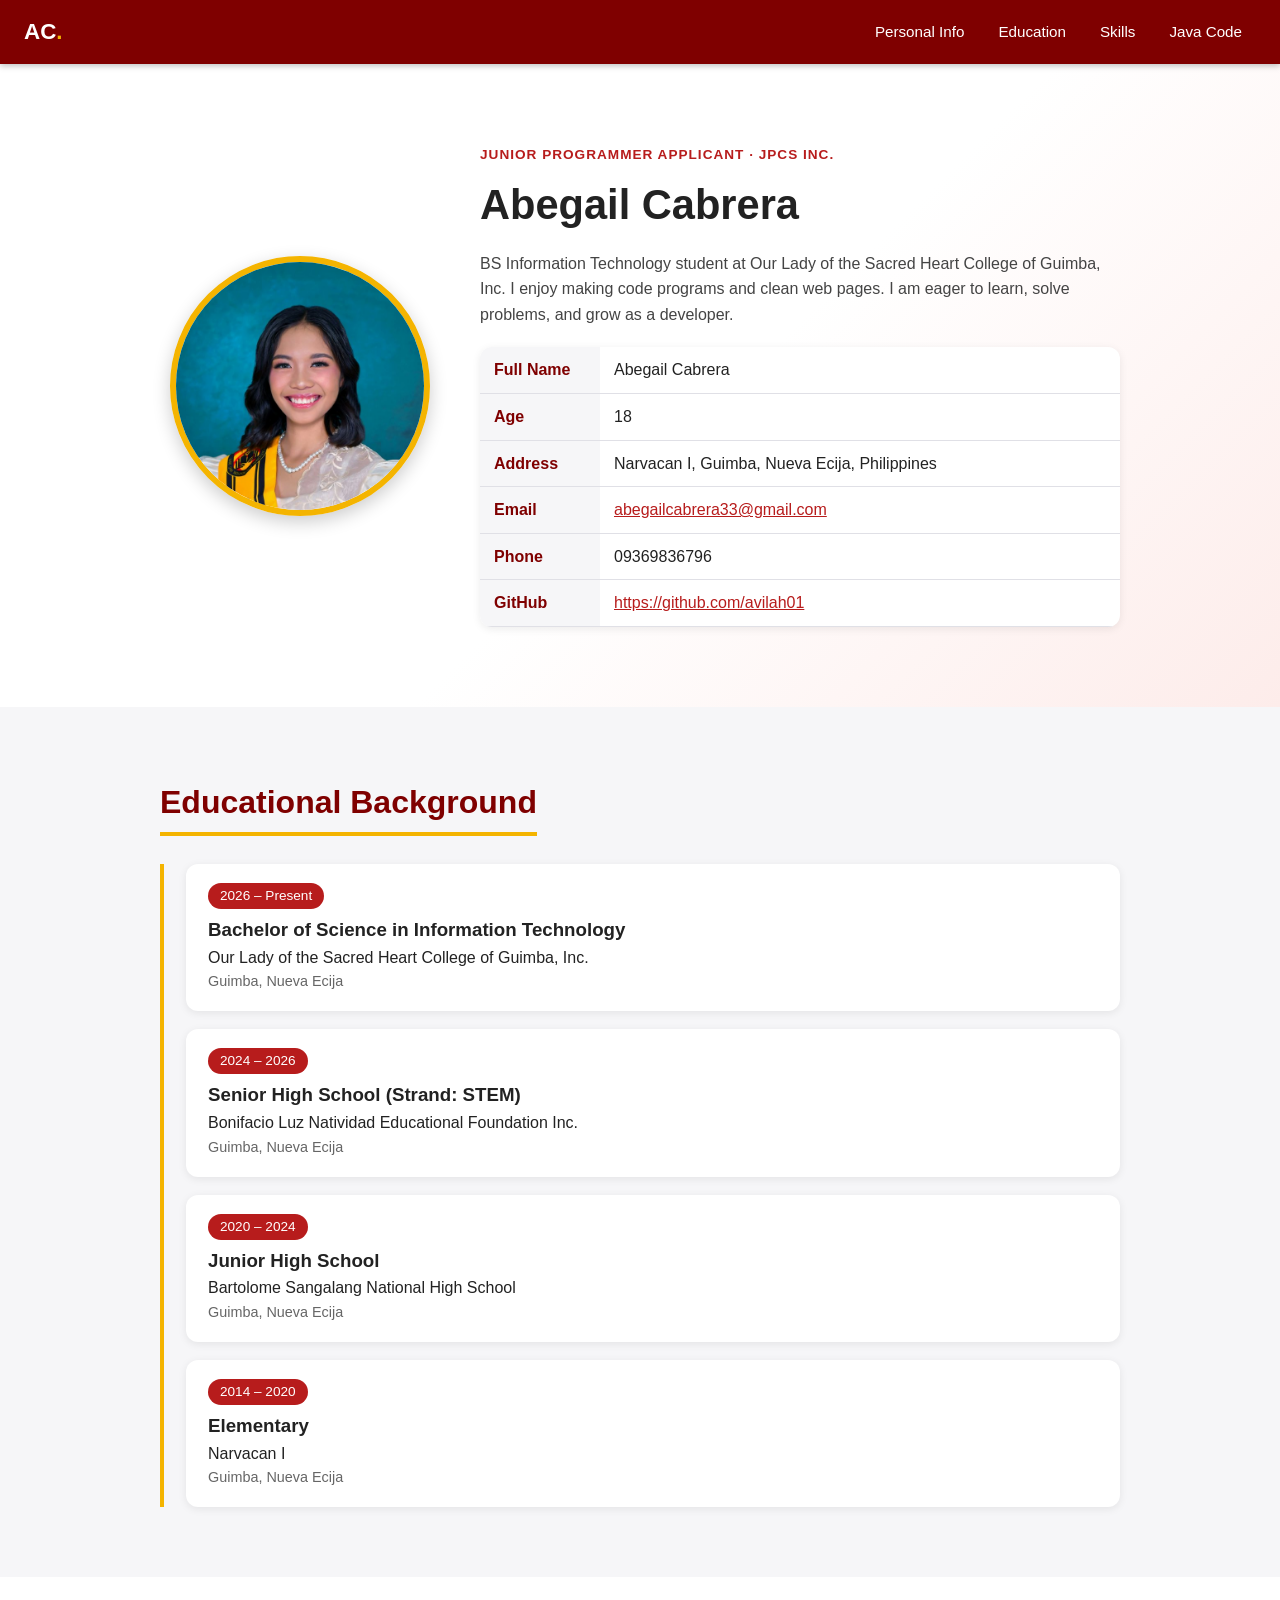
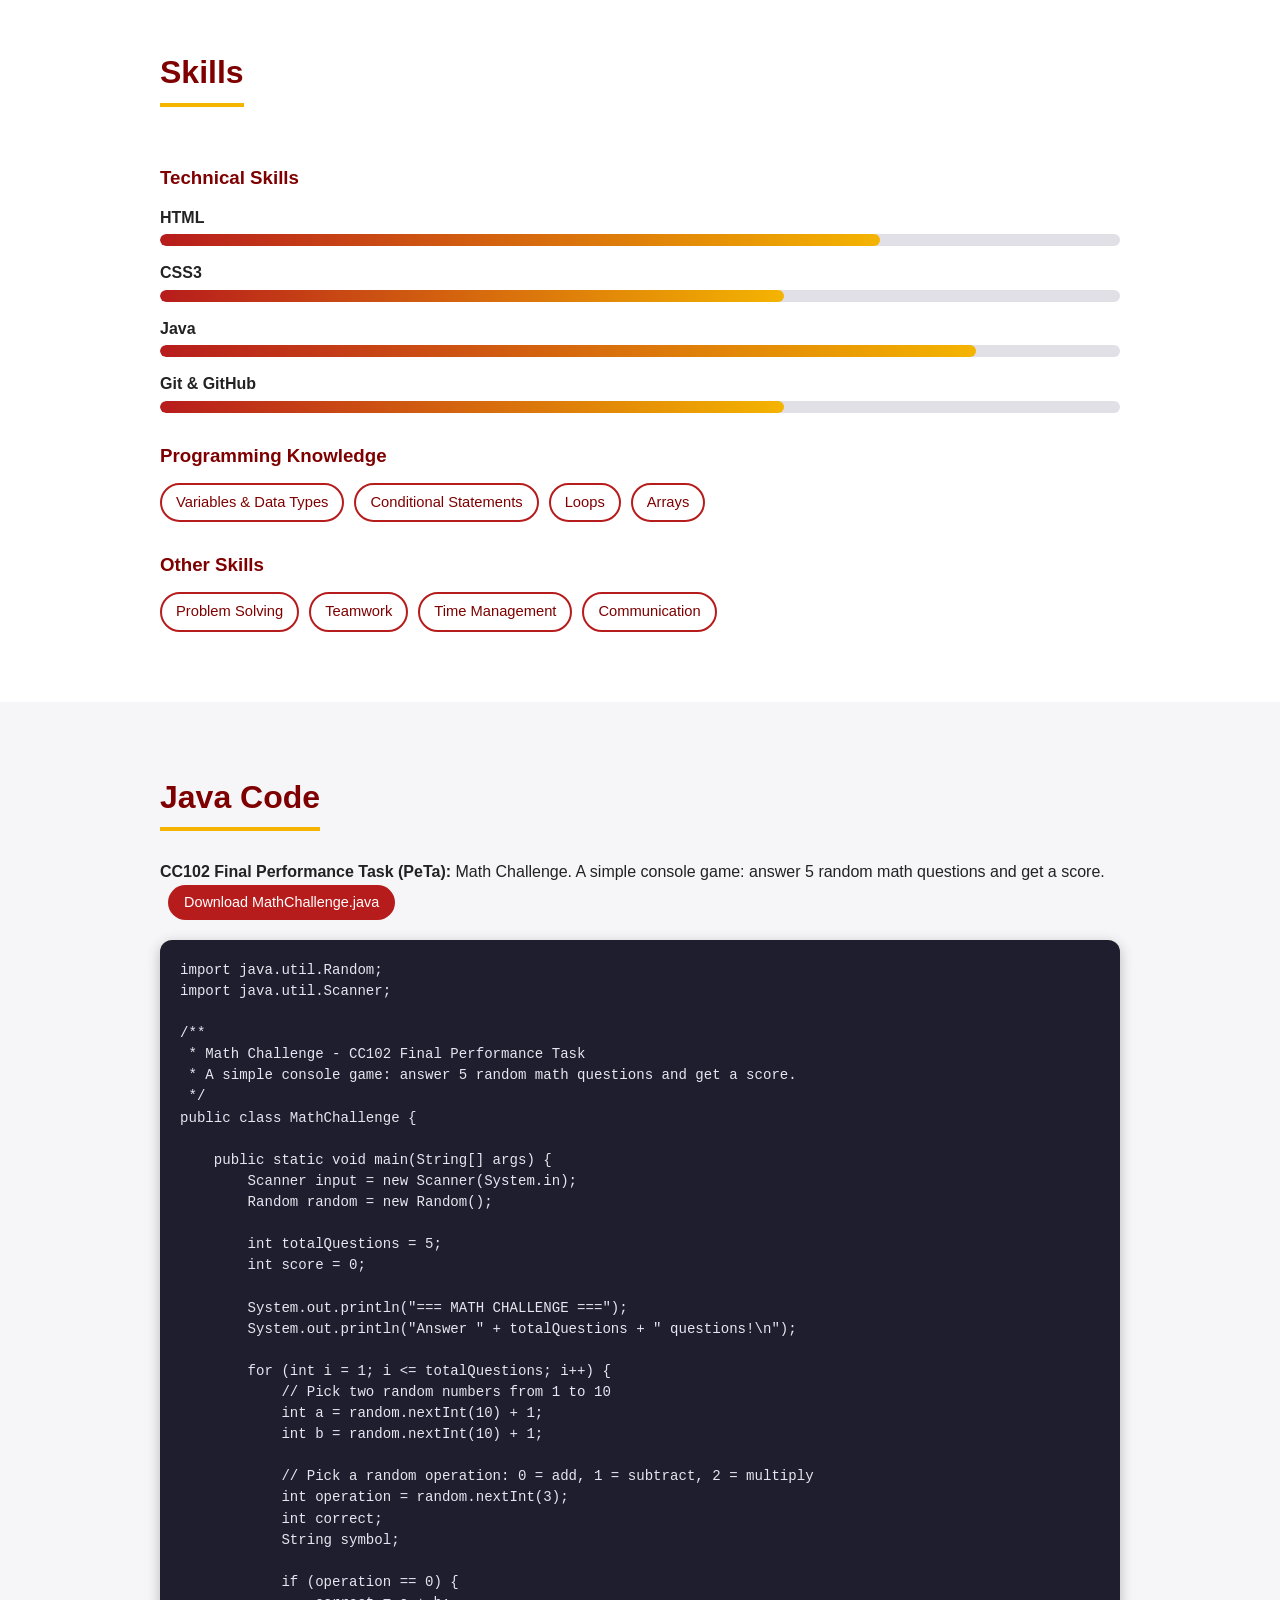
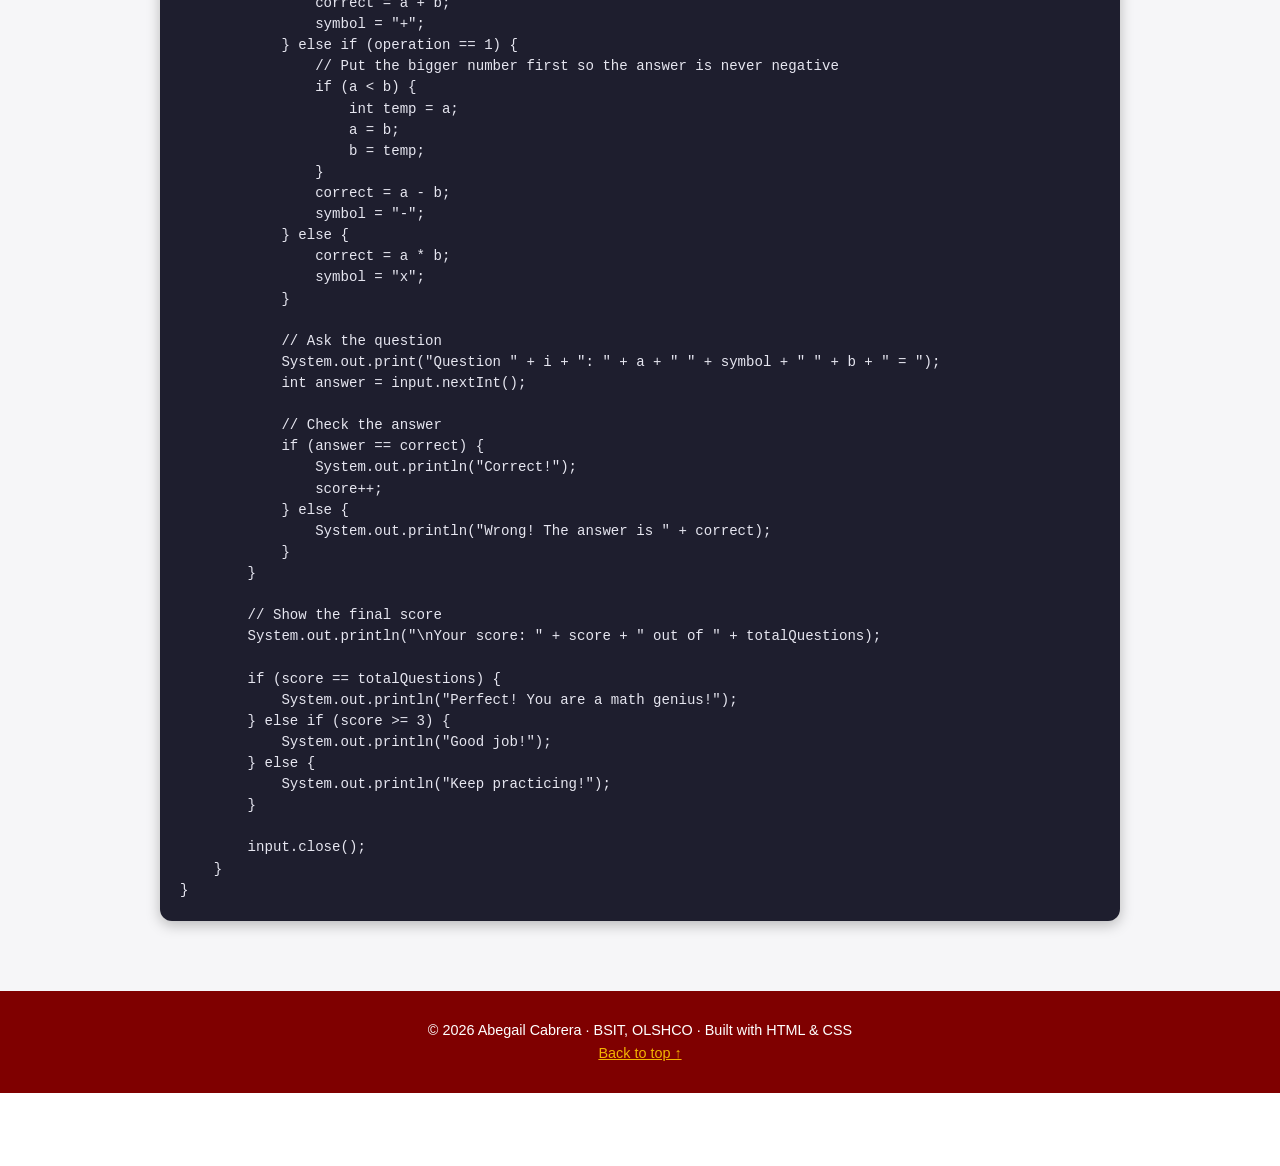
<file: index.html>
<!DOCTYPE html>
<html lang="en">
<head>
  <meta charset="UTF-8">
  <meta name="viewport" content="width=device-width, initial-scale=1.0">
  <meta name="description" content="Personal portfolio of Abegail Cabrera, applicant for Junior Programmer at JPCS Inc.">
  <title>Abegail Cabrera | Portfolio</title>
  <link rel="stylesheet" href="style.css">
</head>
<body>

  <!-- ===== NAVIGATION ===== -->
  <header class="site-header">
    <a class="logo" href="#personal">AC<span>.</span></a>
    <nav aria-label="Main navigation">
      <ul class="nav-menu">
        <li><a href="#personal">Personal Info</a></li>
        <li><a href="#education">Education</a></li>
        <li><a href="#skills">Skills</a></li>
        <li><a href="#java">Java Code</a></li>
      </ul>
    </nav>
  </header>

  <main>

    <!-- ===== PERSONAL INFORMATION ===== -->
    <section id="personal" class="hero">
      <div class="container hero-grid">
        <img class="profile-pic" src="[data-uri]" alt="Photo of Abegail Cabrera"
             onerror="this.src='https://placehold.co/300x300?text=Your+Photo'">
        <div>
          <p class="eyebrow">Junior Programmer Applicant &middot; JPCS Inc.</p>
          <h1>Abegail Cabrera</h1>
          <p class="lead">
            BS Information Technology student at Our Lady of the Sacred Heart College of Guimba, Inc.
            I enjoy making code programs and clean web pages. I am eager to learn,
            solve problems, and grow as a developer.
          </p>
          <table class="info-table">
            <tr><th>Full Name</th><td>Abegail Cabrera</td></tr>
            <tr><th>Age</th><td>18</td></tr>
            <tr><th>Address</th><td>Narvacan I, Guimba, Nueva Ecija, Philippines</td></tr>
            <tr><th>Email</th><td><a href="mailto:abegailcabrera33@gmail.com">abegailcabrera33@gmail.com</a></td></tr>
            <tr><th>Phone</th><td>09369836796</td></tr>
            <tr><th>GitHub</th><td><a href="https://github.com/avilah01" target="_blank" rel="noopener">https://github.com/avilah01</a></td></tr>
          </table>
        </div>
      </div>
    </section>

    <!-- ===== EDUCATIONAL BACKGROUND ===== -->
    <section id="education" class="section alt">
      <div class="container">
        <h2>Educational Background</h2>
        <div class="timeline">
          <article class="card">
            <span class="year">2026 &ndash; Present</span>
            <h3>Bachelor of Science in Information Technology</h3>
            <p>Our Lady of the Sacred Heart College of Guimba, Inc.</p>
            <p class="muted">Guimba, Nueva Ecija</p>
          </article>
          <article class="card">
            <span class="year">2024 &ndash; 2026</span>
            <h3>Senior High School (Strand: STEM)</h3>
            <p>Bonifacio Luz Natividad Educational Foundation Inc.</p>
            <p class="muted">Guimba, Nueva Ecija</p>
          </article>
          <article class="card">
            <span class="year">2020 &ndash; 2024</span>
            <h3>Junior High School</h3>
            <p>Bartolome Sangalang National High School</p>
            <p class="muted">Guimba, Nueva Ecija</p>
          </article>
          <article class="card">
            <span class="year">2014 &ndash; 2020</span>
            <h3>Elementary</h3>
            <p>Narvacan I</p>
            <p class="muted">Guimba, Nueva Ecija</p>
          </article>
        </div>
      </div>
    </section>

    <!-- ===== SKILLS ===== -->
    <section id="skills" class="section">
      <div class="container">
        <h2>Skills</h2>

        <h3 class="sub">Technical Skills</h3>
        <div class="skill-list">
          <div class="skill"><span>HTML</span><div class="bar"><div style="width:75%"></div></div></div>
          <div class="skill"><span>CSS3</span><div class="bar"><div style="width:65%"></div></div></div>
          <div class="skill"><span>Java</span><div class="bar"><div style="width:85%"></div></div></div>
          <div class="skill"><span>Git &amp; GitHub</span><div class="bar"><div style="width:65%"></div></div></div>
        </div>

        <h3 class="sub">Programming Knowledge</h3>
        <ul class="tags">
          <li>Variables &amp; Data Types</li>
          <li>Conditional Statements</li>
          <li>Loops</li>
          <li>Arrays</li>
        </ul>

        <h3 class="sub">Other Skills</h3>
        <ul class="tags">
          <li>Problem Solving</li>
          <li>Teamwork</li>
          <li>Time Management</li>
          <li>Communication</li>
        </ul>
      </div>
    </section>

    <!-- ===== JAVA CODE ===== -->
    <section id="java" class="section alt">
      <div class="container">
        <h2>Java Code</h2>
        <p>
          <strong>CC102 Final Performance Task (PeTa):</strong> Math Challenge. A simple console game: answer 5 random math questions and get a score.
          <a class="btn" href="MathChallenge.java" download>Download MathChallenge.java</a>
        </p>

<pre><code>import java.util.Random;
import java.util.Scanner;

/**
 * Math Challenge - CC102 Final Performance Task
 * A simple console game: answer 5 random math questions and get a score.
 */
public class MathChallenge {

    public static void main(String[] args) {
        Scanner input = new Scanner(System.in);
        Random random = new Random();

        int totalQuestions = 5;
        int score = 0;

        System.out.println("=== MATH CHALLENGE ===");
        System.out.println("Answer " + totalQuestions + " questions!\n");

        for (int i = 1; i &lt;= totalQuestions; i++) {
            // Pick two random numbers from 1 to 10
            int a = random.nextInt(10) + 1;
            int b = random.nextInt(10) + 1;

            // Pick a random operation: 0 = add, 1 = subtract, 2 = multiply
            int operation = random.nextInt(3);
            int correct;
            String symbol;

            if (operation == 0) {
                correct = a + b;
                symbol = "+";
            } else if (operation == 1) {
                // Put the bigger number first so the answer is never negative
                if (a &lt; b) {
                    int temp = a;
                    a = b;
                    b = temp;
                }
                correct = a - b;
                symbol = "-";
            } else {
                correct = a * b;
                symbol = "x";
            }

            // Ask the question
            System.out.print("Question " + i + ": " + a + " " + symbol + " " + b + " = ");
            int answer = input.nextInt();

            // Check the answer
            if (answer == correct) {
                System.out.println("Correct!");
                score++;
            } else {
                System.out.println("Wrong! The answer is " + correct);
            }
        }

        // Show the final score
        System.out.println("\nYour score: " + score + " out of " + totalQuestions);

        if (score == totalQuestions) {
            System.out.println("Perfect! You are a math genius!");
        } else if (score &gt;= 3) {
            System.out.println("Good job!");
        } else {
            System.out.println("Keep practicing!");
        }

        input.close();
    }
}</code></pre>
      </div>
    </section>

  </main>

  <footer class="site-footer">
    <p>&copy; 2026 Abegail Cabrera &middot; BSIT, OLSHCO &middot; Built with HTML &amp; CSS</p>
    <p><a href="#personal">Back to top &uarr;</a></p>
  </footer>

</body>
</html>
</file>
<file: style.css>
/* ===== Variables ===== */
:root {
  --primary: #b71c1c;
  --primary-dark: #7f0000;
  --accent: #f4b400;
  --text: #222;
  --muted: #666;
  --bg: #ffffff;
  --bg-alt: #f6f6f8;
  --border: #e0e0e6;
  --radius: 12px;
}

/* ===== Base ===== */
* { box-sizing: border-box; margin: 0; padding: 0; }
html { scroll-behavior: smooth; scroll-padding-top: 70px; }
body {
  font-family: "Segoe UI", Roboto, Arial, sans-serif;
  color: var(--text);
  background: var(--bg);
  line-height: 1.6;
}
a { color: var(--primary); }
a:focus-visible, .btn:focus-visible { outline: 3px solid var(--accent); outline-offset: 2px; }
.container { max-width: 1000px; margin: 0 auto; padding: 0 20px; }

/* ===== Header / Nav ===== */
.site-header {
  position: sticky; top: 0; z-index: 10;
  display: flex; justify-content: space-between; align-items: center;
  flex-wrap: wrap; gap: 8px;
  padding: 12px 24px;
  background: var(--primary-dark);
  box-shadow: 0 2px 6px rgba(0,0,0,.25);
}
.logo { color: #fff; font-size: 1.4rem; font-weight: 700; text-decoration: none; }
.logo span { color: var(--accent); }
.nav-menu { display: flex; flex-wrap: wrap; gap: 6px; list-style: none; }
.nav-menu a {
  display: block; padding: 8px 14px; border-radius: 20px;
  color: #fff; text-decoration: none; font-size: .95rem;
  transition: background .2s;
}
.nav-menu a:hover, .nav-menu a:focus { background: var(--primary); }

/* ===== Sections ===== */
.section { padding: 70px 0; }
.section.alt { background: var(--bg-alt); }
h2 {
  font-size: 2rem; margin-bottom: 28px; color: var(--primary-dark);
  border-bottom: 4px solid var(--accent); display: inline-block; padding-bottom: 4px;
}
h3.sub { margin: 28px 0 12px; color: var(--primary-dark); }

/* ===== Hero / Personal Info ===== */
.hero { padding: 80px 0; background: linear-gradient(135deg, #fff 55%, #fdecea); }
.hero-grid { display: grid; grid-template-columns: 280px 1fr; gap: 40px; align-items: center; }
.profile-pic {
  width: 260px; height: 260px; object-fit: cover; object-position: center 25%; border-radius: 50%;
  border: 6px solid var(--accent); box-shadow: 0 6px 18px rgba(0,0,0,.2);
  justify-self: center;
}
.eyebrow { color: var(--primary); font-weight: 600; text-transform: uppercase; font-size: .85rem; letter-spacing: 1px; }
h1 { font-size: 2.6rem; margin: 6px 0 12px; }
.lead { margin-bottom: 20px; color: #444; }
.info-table { border-collapse: collapse; width: 100%; background: #fff; border-radius: var(--radius); overflow: hidden; box-shadow: 0 2px 8px rgba(0,0,0,.08); }
.info-table th, .info-table td { text-align: left; padding: 10px 14px; border-bottom: 1px solid var(--border); }
.info-table th { width: 120px; background: var(--bg-alt); color: var(--primary-dark); }

/* ===== Education ===== */
.timeline { display: grid; gap: 18px; border-left: 4px solid var(--accent); padding-left: 22px; }
.card { background: #fff; padding: 18px 22px; border-radius: var(--radius); box-shadow: 0 2px 8px rgba(0,0,0,.08); }
.card .year { display: inline-block; background: var(--primary); color: #fff; padding: 2px 12px; border-radius: 20px; font-size: .85rem; margin-bottom: 6px; }
.muted { color: var(--muted); font-size: .9rem; }

/* ===== Skills ===== */
.skill-list { display: grid; gap: 14px; }
.skill span { font-weight: 600; }
.bar { height: 12px; background: var(--border); border-radius: 8px; overflow: hidden; margin-top: 4px; }
.bar div { height: 100%; background: linear-gradient(90deg, var(--primary), var(--accent)); border-radius: 8px; }
.tags { display: flex; flex-wrap: wrap; gap: 10px; list-style: none; }
.tags li { background: #fff; border: 2px solid var(--primary); color: var(--primary-dark); padding: 6px 14px; border-radius: 20px; font-size: .92rem; }

/* ===== Java Code ===== */
.btn {
  display: inline-block; margin-left: 8px; padding: 6px 16px;
  background: var(--primary); color: #fff; text-decoration: none; border-radius: 20px; font-size: .9rem;
}
.btn:hover { background: var(--primary-dark); }
pre {
  margin-top: 20px; padding: 20px; background: #1e1e2e; color: #e6e6f0;
  border-radius: var(--radius); overflow-x: auto; font-size: .88rem; line-height: 1.5;
  box-shadow: 0 4px 14px rgba(0,0,0,.25);
}
code { font-family: Consolas, "Courier New", monospace; }

/* ===== Footer ===== */
.site-footer { text-align: center; padding: 28px 20px; background: var(--primary-dark); color: #fff; font-size: .9rem; }
.site-footer a { color: var(--accent); }

/* ===== Responsive ===== */
@media (max-width: 760px) {
  .hero-grid { grid-template-columns: 1fr; text-align: center; }
  h1 { font-size: 2rem; }
  .info-table { text-align: left; }
  .site-header { justify-content: center; }
  .section { padding: 50px 0; }
}
</file>
